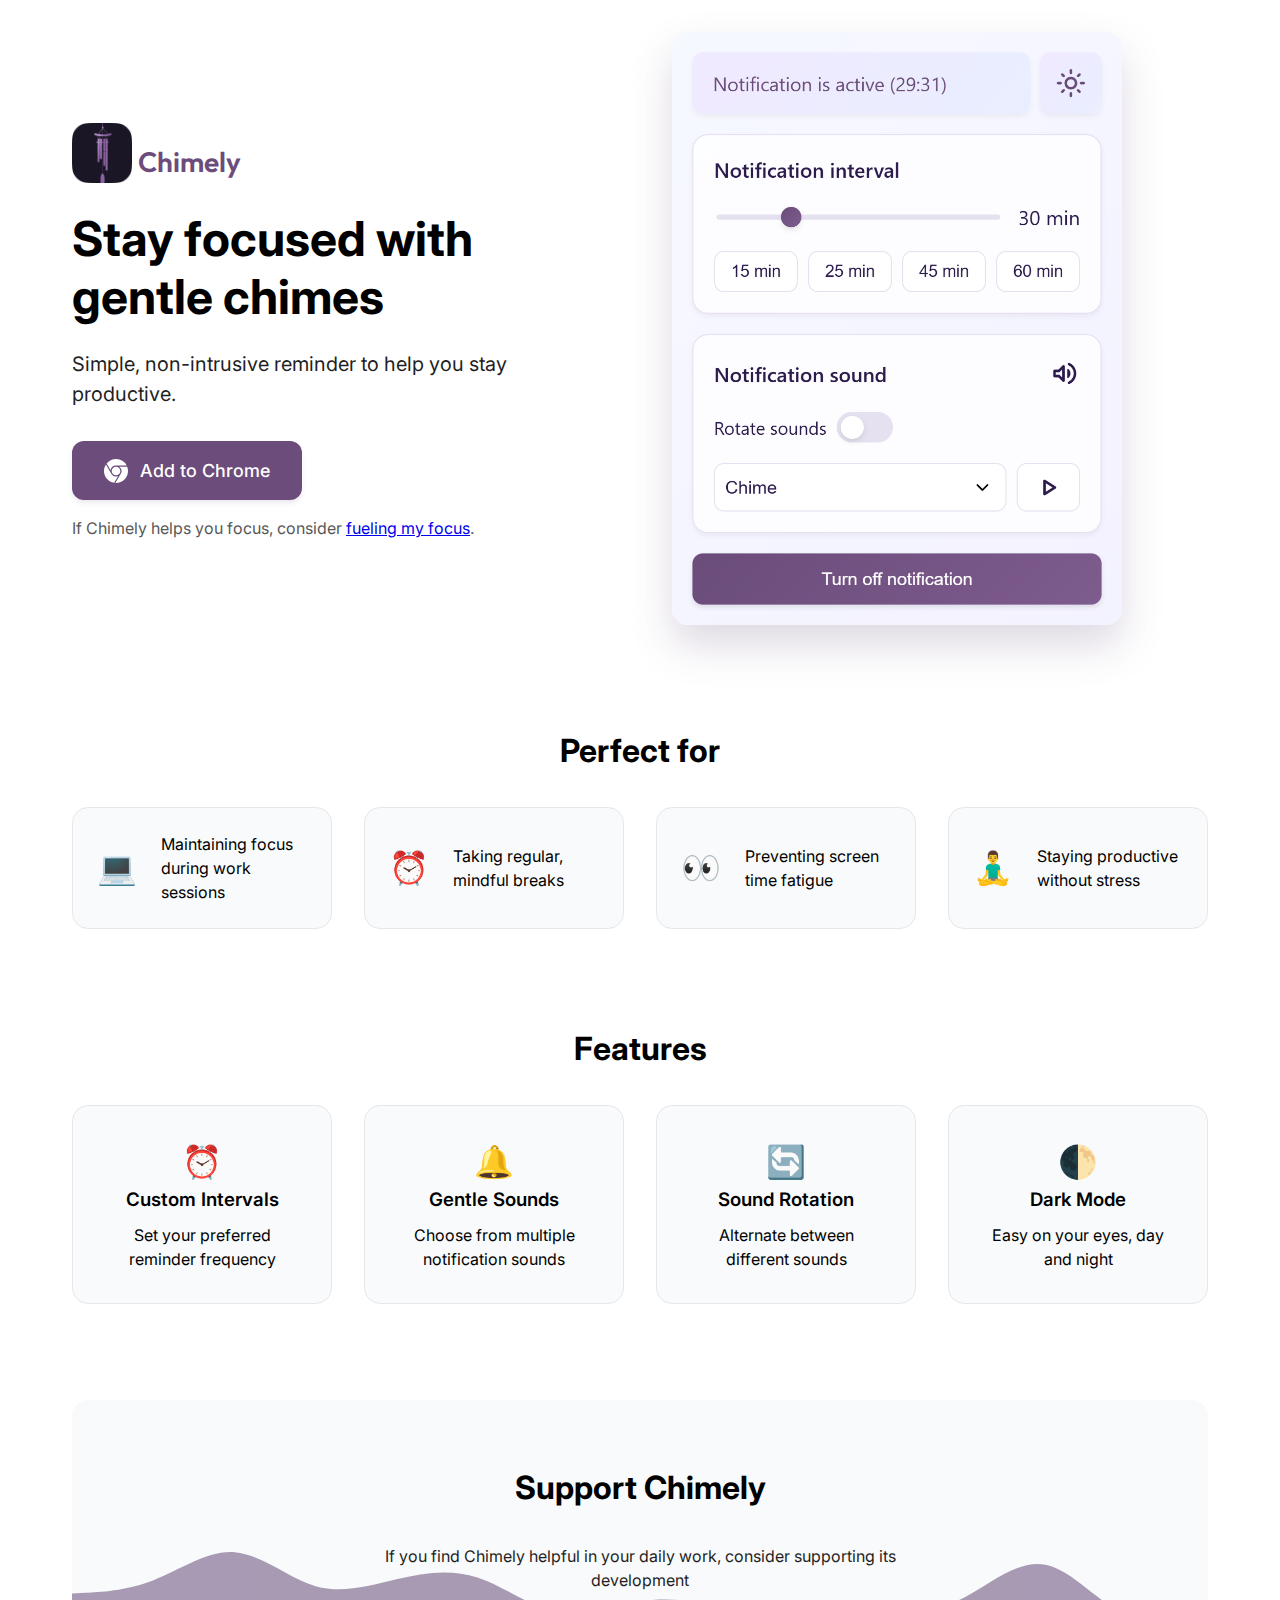
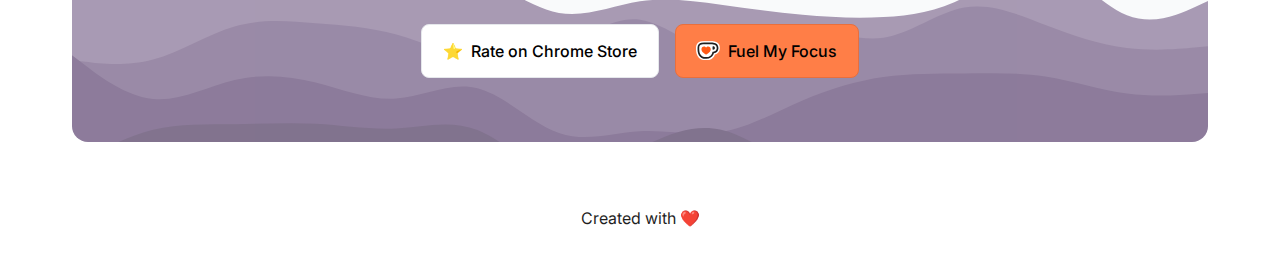
<file: index.html>
<!DOCTYPE html>
<html lang="en">

<head>
    <meta charset="UTF-8">
    <meta name="viewport" content="width=device-width, initial-scale=1.0">
    <title>Chimely - Gentle Sound Reminders</title>
    <link rel="stylesheet" href="styles.css">
    <link rel="stylesheet" href="https://fonts.googleapis.com/css2?family=Inter:wght@400;500;600;700&display=swap">
    <link rel="icon" type="image/x-icon" href="favicon.png">
    <meta name="google-site-verification" content="sG9VqzfMIT9qE8mh2nAHOD2Sdy85f_SpcnP1L2Yspmc" />
</head>

<body>
    <main>
        <section class="hero">
            <div class="hero-content">
                <div class="logo">
                    <img src="logo.png" alt="Chimely logo" width="60px">
                    <span>Chimely</span>
                </div>


                <h1>Stay focused with gentle chimes</h1>
                <p class="subtitle">Simple, non-intrusive reminder to help you stay productive.</p>
                <div> <a href="https://chromewebstore.google.com/detail/chimely-focus-sound-remin/bacaaamplpngdifkpmcammombmdglkdl"
                        target="_blank" class="cta-button">
                        <svg class="chrome-logo" viewBox="0 0 24 24" width="24" height="24">
                            <path
                                d="M12 0C8.21 0 4.831 1.757 2.632 4.501l3.953 6.848A5.454 5.454 0 0 1 12 6.545h10.691A12 12 0 0 0 12 0zM1.931 5.47A11.943 11.943 0 0 0 0 12c0 6.012 4.42 10.991 10.189 11.864l3.953-6.847a5.45 5.45 0 0 1-6.865-2.29zm13.342 2.166a5.446 5.446 0 0 1 1.45 7.09l.002.001h-.002l-5.344 9.257c.206.01.413.016.621.016 6.627 0 12-5.373 12-12 0-1.54-.29-3.011-.818-4.364zM12 16.364a4.364 4.364 0 1 1 0-8.728 4.364 4.364 0 0 1 0 8.728z"
                                fill="currentColor" />
                        </svg>
                        Add to Chrome
                    </a>
                    <span style="display: block;color: #585858;margin-top: 16px;">If Chimely helps you focus, consider
                        <a href="https://ko-fi.com/chimely" target="_blank">fueling my focus</a>.
                    </span>

                </div>
            </div>
            <div class="hero-image">
                <img src="hero.png" alt="Chimely extension interface">
            </div>
        </section>

        <section class="benefits">
            <h2>Perfect for</h2>
            <div class="benefits-list">
                <div class="benefit-item">
                    <span class="emoji">💻</span>
                    <p>Maintaining focus during work sessions</p>
                </div>
                <div class="benefit-item">
                    <span class="emoji">⏰</span>
                    <p>Taking regular, mindful breaks</p>
                </div>
                <div class="benefit-item">
                    <span class="emoji">👀</span>
                    <p>Preventing screen time fatigue</p>
                </div>
                <div class="benefit-item">
                    <span class="emoji">🧘‍♂️</span>
                    <p>Staying productive without stress</p>
                </div>
            </div>
        </section>

        <section class="features">
            <h2>Features</h2>
            <div class="features-grid">
                <div class="feature-card">
                    <span class="emoji">⏰</span>
                    <h3>Custom Intervals</h3>
                    <p>Set your preferred reminder frequency</p>
                </div>
                <div class="feature-card">
                    <span class="emoji">🔔</span>
                    <h3>Gentle Sounds</h3>
                    <p>Choose from multiple notification sounds</p>
                </div>
                <div class="feature-card">
                    <span class="emoji">🔄</span>
                    <h3>Sound Rotation</h3>
                    <p>Alternate between different sounds</p>
                </div>
                <div class="feature-card">
                    <span class="emoji">🌓</span>
                    <h3>Dark Mode</h3>
                    <p>Easy on your eyes, day and night</p>
                </div>
            </div>
        </section>

        <section class="support">
            <div class="support-content">
                <h2>Support Chimely</h2>
                <p>If you find Chimely helpful in your daily work, consider supporting its development</p>
                <div class="support-buttons">
                    <a href="https://chromewebstore.google.com/detail/chimely-focus-sound-remin/bacaaamplpngdifkpmcammombmdglkdl"
                        target="_blank" class="support-button">
                        <span>⭐</span>
                        Rate on Chrome Store
                    </a>
                    <a href="https://ko-fi.com/chimely" target="_blank" class="support-button primary">
                        <svg width="24" viewBox="0 0 241 194" fill="none" xmlns="http://www.w3.org/2000/svg">
                            <mask id="mask0_1_219" style="mask-type:luminance" maskUnits="userSpaceOnUse" x="-1" y="0"
                                width="242" height="194">
                                <path d="M240.469 0.958984H-0.00585938V193.918H240.469V0.958984Z" fill="white" />
                            </mask>
                            <g mask="url(#mask0_1_219)">
                                <path
                                    d="M96.1344 193.911C61.1312 193.911 32.6597 178.256 15.9721 149.829C1.19788 124.912 -0.00585938 97.9229 -0.00585938 67.7662C-0.00585938 49.8876 5.37293 34.3215 15.5413 22.7466C24.8861 12.1157 38.1271 5.22907 52.8317 3.35378C70.2858 1.14271 91.9848 0.958984 114.545 0.958984C151.259 0.958984 161.63 1.4088 176.075 2.85328C195.29 4.76026 211.458 11.932 222.824 23.5955C234.368 35.4428 240.469 51.2624 240.469 69.3627V72.9994C240.469 103.885 219.821 129.733 191.046 136.759C188.898 141.827 186.237 146.871 183.089 151.837L183.006 151.964C172.869 167.632 149.042 193.918 103.401 193.918H96.1281L96.1344 193.911Z"
                                    fill="white" />
                                <path
                                    d="M174.568 17.9772C160.927 16.6151 151.38 16.1589 114.552 16.1589C90.908 16.1589 70.9008 16.387 54.7644 18.4334C33.3949 21.164 15.2058 37.5285 15.2058 67.7674C15.2058 98.0066 16.796 121.422 29.0741 142.107C42.9425 165.751 66.1302 178.707 96.1412 178.707H103.414C140.242 178.707 160.25 159.156 170.253 143.698C174.574 136.874 177.754 130.058 179.801 123.234C205.947 120.96 225.27 99.3624 225.27 72.9941V69.3577C225.27 40.9432 206.631 21.164 174.574 17.9772H174.568Z"
                                    fill="white" />
                                <path
                                    d="M15.1975 67.7674C15.1975 37.5285 33.3866 21.164 54.7559 18.4334C70.8987 16.387 90.906 16.1589 114.544 16.1589C151.372 16.1589 160.919 16.6151 174.559 17.9772C206.617 21.1576 225.255 40.937 225.255 69.3577V72.9941C225.255 99.3687 205.932 120.966 179.786 123.234C177.74 130.058 174.559 136.874 170.238 143.698C160.235 159.156 140.228 178.707 103.4 178.707H96.1264C66.1155 178.707 42.9277 165.751 29.0595 142.107C16.7814 121.422 15.1912 98.4563 15.1912 67.7674"
                                    fill="#202020" />
                                <path
                                    d="M32.2469 67.9899C32.2469 97.3168 34.0654 116.184 43.6127 133.689C54.5225 153.924 74.3018 161.653 96.8117 161.653H103.857C133.411 161.653 147.736 147.329 155.693 134.829C159.558 128.462 162.966 121.417 164.784 112.547L166.147 106.864H174.332C192.521 106.864 208.208 92.09 208.208 73.2166V69.8082C208.208 48.6669 195.024 37.5228 172.058 34.7987C159.102 33.6646 151.372 33.2084 114.538 33.2084C89.7602 33.2084 72.0272 33.4364 58.6152 35.4828C39.7483 38.2134 32.2407 48.8951 32.2407 67.9899"
                                    fill="white" />
                                <path
                                    d="M166.158 83.6801C166.158 86.4107 168.204 88.4572 171.841 88.4572C183.435 88.4572 189.802 81.8619 189.802 70.9523C189.802 60.0427 183.435 53.2195 171.841 53.2195C168.204 53.2195 166.158 55.2657 166.158 57.9963V83.6866V83.6801Z"
                                    fill="#202020" />
                                <path
                                    d="M54.5321 82.3198C54.5321 95.732 62.0332 107.326 71.5807 116.424C77.9478 122.562 87.9515 128.93 94.7685 133.022C96.8147 134.157 98.8611 134.841 101.136 134.841C103.866 134.841 106.134 134.157 107.959 133.022C114.782 128.93 124.779 122.562 130.919 116.424C140.694 107.332 148.195 95.7383 148.195 82.3198C148.195 67.7673 137.286 54.8115 121.599 54.8115C112.28 54.8115 105.912 59.5882 101.136 66.1772C96.8147 59.582 90.2259 54.8115 80.9001 54.8115C64.9855 54.8115 54.5256 67.7673 54.5256 82.3198"
                                    fill="#FF5A16" />
                            </g>
                        </svg>
                        <span>Fuel My Focus</span>
                    </a>
                </div>
            </div>
        </section>
    </main>


    <footer>
        <p>Created with ❤️</p>
    </footer>

    <script async src="https://scripts.simpleanalyticscdn.com/latest.js"></script>
</body>

</html>
</file>
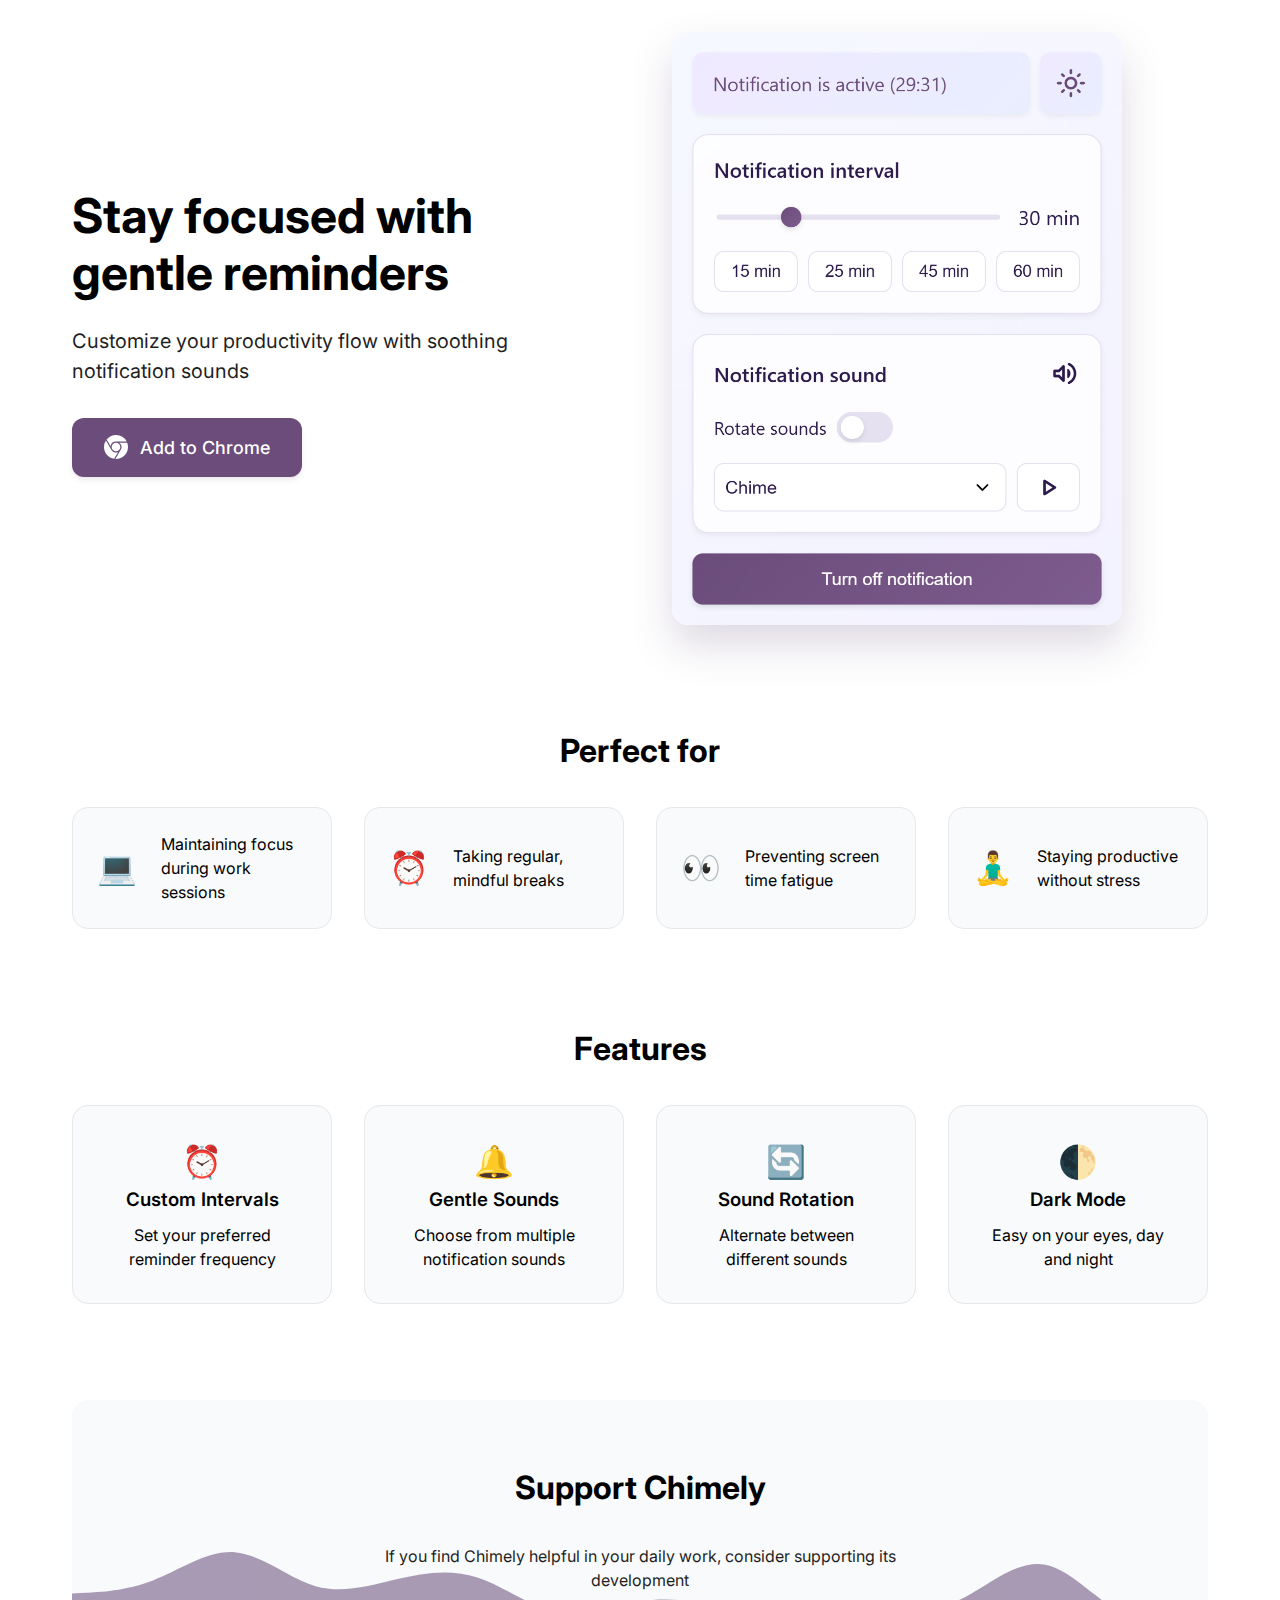
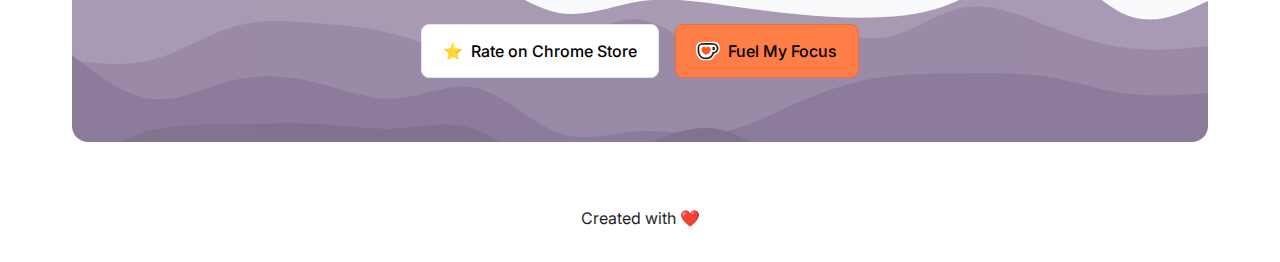
<file: Chimely Website/index.html>
<!DOCTYPE html>
<html lang="en">
<head>
    <meta charset="UTF-8">
    <meta name="viewport" content="width=device-width, initial-scale=1.0">
    <title>Chimely - Gentle Sound Reminders</title>
    <link rel="stylesheet" href="styles.css">
    <link rel="stylesheet" href="https://fonts.googleapis.com/css2?family=Inter:wght@400;500;600;700&display=swap">
</head>
<body>
    <main>
        <section class="hero">
            <div class="hero-content">
                <h1>Stay focused with gentle reminders</h1>
                <p class="subtitle">Customize your productivity flow with soothing notification sounds</p>
                <a href="#" class="cta-button">
                    <svg class="chrome-logo" viewBox="0 0 24 24" width="24" height="24">
                        <path d="M12 0C8.21 0 4.831 1.757 2.632 4.501l3.953 6.848A5.454 5.454 0 0 1 12 6.545h10.691A12 12 0 0 0 12 0zM1.931 5.47A11.943 11.943 0 0 0 0 12c0 6.012 4.42 10.991 10.189 11.864l3.953-6.847a5.45 5.45 0 0 1-6.865-2.29zm13.342 2.166a5.446 5.446 0 0 1 1.45 7.09l.002.001h-.002l-5.344 9.257c.206.01.413.016.621.016 6.627 0 12-5.373 12-12 0-1.54-.29-3.011-.818-4.364zM12 16.364a4.364 4.364 0 1 1 0-8.728 4.364 4.364 0 0 1 0 8.728z" fill="currentColor"/>
                    </svg>
                    Add to Chrome
                </a>
            </div>
            <div class="hero-image">
                <img src="hero.png" alt="Chimely extension interface">
            </div>
        </section>

        <section class="benefits">
            <h2>Perfect for</h2>
            <div class="benefits-list">
                <div class="benefit-item">
                    <span class="emoji">💻</span>
                    <p>Maintaining focus during work sessions</p>
                </div>
                <div class="benefit-item">
                    <span class="emoji">⏰</span>
                    <p>Taking regular, mindful breaks</p>
                </div>
                <div class="benefit-item">
                    <span class="emoji">👀</span>
                    <p>Preventing screen time fatigue</p>
                </div>
                <div class="benefit-item">
                    <span class="emoji">🧘‍♂️</span>
                    <p>Staying productive without stress</p>
                </div>
            </div>
        </section>

        <section class="features">
            <h2>Features</h2>
            <div class="features-grid">
                <div class="feature-card">
                    <span class="emoji">⏰</span>
                    <h3>Custom Intervals</h3>
                    <p>Set your preferred reminder frequency</p>
                </div>
                <div class="feature-card">
                    <span class="emoji">🔔</span>
                    <h3>Gentle Sounds</h3>
                    <p>Choose from multiple notification sounds</p>
                </div>
                <div class="feature-card">
                    <span class="emoji">🔄</span>
                    <h3>Sound Rotation</h3>
                    <p>Alternate between different sounds</p>
                </div>
                <div class="feature-card">
                    <span class="emoji">🌓</span>
                    <h3>Dark Mode</h3>
                    <p>Easy on your eyes, day and night</p>
                </div>
            </div>
        </section>

        <section class="support">
            <div class="support-content">
                <h2>Support Chimely</h2>
                <p>If you find Chimely helpful in your daily work, consider supporting its development</p>
                <div class="support-buttons">
                    <a href="#" class="support-button">
                        <span>⭐</span>
                        Rate on Chrome Store
                    </a>
                    <a href="https://ko-fi.com/chimely" class="support-button primary">
                        <svg width="24" height="auto" viewBox="0 0 241 194" fill="none" xmlns="http://www.w3.org/2000/svg">
                            <mask id="mask0_1_219" style="mask-type:luminance" maskUnits="userSpaceOnUse" x="-1" y="0" width="242" height="194">
                            <path d="M240.469 0.958984H-0.00585938V193.918H240.469V0.958984Z" fill="white"/>
                            </mask>
                            <g mask="url(#mask0_1_219)">
                            <path d="M96.1344 193.911C61.1312 193.911 32.6597 178.256 15.9721 149.829C1.19788 124.912 -0.00585938 97.9229 -0.00585938 67.7662C-0.00585938 49.8876 5.37293 34.3215 15.5413 22.7466C24.8861 12.1157 38.1271 5.22907 52.8317 3.35378C70.2858 1.14271 91.9848 0.958984 114.545 0.958984C151.259 0.958984 161.63 1.4088 176.075 2.85328C195.29 4.76026 211.458 11.932 222.824 23.5955C234.368 35.4428 240.469 51.2624 240.469 69.3627V72.9994C240.469 103.885 219.821 129.733 191.046 136.759C188.898 141.827 186.237 146.871 183.089 151.837L183.006 151.964C172.869 167.632 149.042 193.918 103.401 193.918H96.1281L96.1344 193.911Z" fill="white"/>
                            <path d="M174.568 17.9772C160.927 16.6151 151.38 16.1589 114.552 16.1589C90.908 16.1589 70.9008 16.387 54.7644 18.4334C33.3949 21.164 15.2058 37.5285 15.2058 67.7674C15.2058 98.0066 16.796 121.422 29.0741 142.107C42.9425 165.751 66.1302 178.707 96.1412 178.707H103.414C140.242 178.707 160.25 159.156 170.253 143.698C174.574 136.874 177.754 130.058 179.801 123.234C205.947 120.96 225.27 99.3624 225.27 72.9941V69.3577C225.27 40.9432 206.631 21.164 174.574 17.9772H174.568Z" fill="white"/>
                            <path d="M15.1975 67.7674C15.1975 37.5285 33.3866 21.164 54.7559 18.4334C70.8987 16.387 90.906 16.1589 114.544 16.1589C151.372 16.1589 160.919 16.6151 174.559 17.9772C206.617 21.1576 225.255 40.937 225.255 69.3577V72.9941C225.255 99.3687 205.932 120.966 179.786 123.234C177.74 130.058 174.559 136.874 170.238 143.698C160.235 159.156 140.228 178.707 103.4 178.707H96.1264C66.1155 178.707 42.9277 165.751 29.0595 142.107C16.7814 121.422 15.1912 98.4563 15.1912 67.7674" fill="#202020"/>
                            <path d="M32.2469 67.9899C32.2469 97.3168 34.0654 116.184 43.6127 133.689C54.5225 153.924 74.3018 161.653 96.8117 161.653H103.857C133.411 161.653 147.736 147.329 155.693 134.829C159.558 128.462 162.966 121.417 164.784 112.547L166.147 106.864H174.332C192.521 106.864 208.208 92.09 208.208 73.2166V69.8082C208.208 48.6669 195.024 37.5228 172.058 34.7987C159.102 33.6646 151.372 33.2084 114.538 33.2084C89.7602 33.2084 72.0272 33.4364 58.6152 35.4828C39.7483 38.2134 32.2407 48.8951 32.2407 67.9899" fill="white"/>
                            <path d="M166.158 83.6801C166.158 86.4107 168.204 88.4572 171.841 88.4572C183.435 88.4572 189.802 81.8619 189.802 70.9523C189.802 60.0427 183.435 53.2195 171.841 53.2195C168.204 53.2195 166.158 55.2657 166.158 57.9963V83.6866V83.6801Z" fill="#202020"/>
                            <path d="M54.5321 82.3198C54.5321 95.732 62.0332 107.326 71.5807 116.424C77.9478 122.562 87.9515 128.93 94.7685 133.022C96.8147 134.157 98.8611 134.841 101.136 134.841C103.866 134.841 106.134 134.157 107.959 133.022C114.782 128.93 124.779 122.562 130.919 116.424C140.694 107.332 148.195 95.7383 148.195 82.3198C148.195 67.7673 137.286 54.8115 121.599 54.8115C112.28 54.8115 105.912 59.5882 101.136 66.1772C96.8147 59.582 90.2259 54.8115 80.9001 54.8115C64.9855 54.8115 54.5256 67.7673 54.5256 82.3198" fill="#FF5A16"/>
                            </g>
                            </svg>  
                            <span>Fuel My Focus</span>
                    </a>
                </div>
            </div>
        </section>
    </main>

    
    <footer>
        <p>Created with ❤️</p>
    </footer>
</body>
</html>
</file>
<file: styles.css>
@import url('https://fonts.googleapis.com/css2?family=Outfit:wght@100..900&display=swap');

:root {
    --primary-color: #6B4C7A;
        --primary-hover: #5A3F66;
        --background-color: #FFFFFF;
        --text-color: #000000;  /* Změněno na čistě černou */
        --text-secondary: #1F1F1F;  /* Tmavší šedá pro sekundární text */
        --card-background: #F9FAFB;
        --border-color: #E5E7EB;
        --cta-color: #FF7E47;  /* Přidána oranžová pro CTA */
        --cta-hover: #E86F3D;
}

* {
    margin: 0;
    padding: 0;
    box-sizing: border-box;
}


.logo {
    margin-bottom: 1rem;
}

.logo span {
    font-family: 'Outfit', sans-serif;
    font-weight: 600;
    font-size: 1.75rem;
    color: var(--primary-color);
    position: relative;
    bottom: 11px;
    left: 2px;
}

body {
    font-family: 'Inter', sans-serif;
    background-color: var(--background-color);
    color: var(--text-color);
    line-height: 1.5;
}

main {
    max-width: 1200px;
    margin: 0 auto;
    padding: 2rem;
    display: flex;
    flex-direction: column;
    gap: 6rem;
}

.hero {
    display: grid;
    grid-template-columns: 1fr 1fr;
    gap: 4rem;
    align-items: center;
}

.hero-content {
    max-width: 500px;
}

h1 {
    font-size: 3rem;
    font-weight: 700;
    margin-bottom: 1.5rem;
    line-height: 1.2;
    color: var(--text-color);
}

.subtitle {
    font-size: 1.25rem;
    color: var(--text-secondary);
    margin-bottom: 2rem;
}

.cta-button {
    display: inline-flex;
    align-items: center;
    gap: 0.75rem;
    padding: 1rem 2rem;
    background-color: var(--primary-color);
    color: white;
    text-decoration: none;
    border-radius: 0.75rem;
    font-weight: 500;
    transition: all 0.2s ease;
    font-size: 1.125rem;
    box-shadow: 0 4px 6px -1px rgba(104, 81, 123, 0.1), 0 2px 4px -1px rgba(104, 81, 123, 0.06);
}

.chrome-logo {
    width: 24px;
    height: 24px;
}

.cta-button:hover {
    transform: translateY(-2px);
    background-color: var(--primary-hover);
    box-shadow: 0 10px 15px -3px rgba(104, 81, 123, 0.1), 0 4px 6px -2px rgba(104, 81, 123, 0.05);
}

.hero-image img {
    width: 84%;
    border-radius: 1rem;
    box-shadow: 0 20px 40px rgba(104, 81, 123, 0.22);
}

.hero-image {
    animation: float 6s cubic-bezier(0.4, 0, 0.2, 1) infinite;
    -webkit-backface-visibility: hidden;
    backface-visibility: hidden;
    -webkit-transform-style: preserve-3d;
    transform-style: preserve-3d;
    will-change: transform;
    animation: float 6s ease-in-out infinite;
}

@keyframes float {
    0% {
        transform: translate3d(0, 0, 0);
    }
    50% {
        transform: translate3d(0, -8px, 0);
    }
    100% {
        transform: translate3d(0, 0, 0);
    }
}


h2 {
    text-align: center;
    font-size: 2rem;
    margin-bottom: 2rem;
    color: var(--text-color);
}

.benefits-list {
    display: grid;
    grid-template-columns: repeat(auto-fit, minmax(250px, 1fr));
    gap: 2rem;
}

.benefit-item {
    display: flex;
    align-items: center;
    gap: 1.5rem;
    padding: 1.5rem;
    background-color: var(--card-background);
    border-radius: 1rem;
    border: 1px solid var(--border-color);
}

.emoji {
    font-size: 2rem;
}

.features-grid {
    display: grid;
    grid-template-columns: repeat(auto-fit, minmax(250px, 1fr));
    gap: 2rem;
}

.feature-card {
    background-color: var(--card-background);
    padding: 2rem;
    border-radius: 1rem;
    text-align: center;
    border: 1px solid var(--border-color);
}

.icon-wrapper {
    background-color: rgba(104, 81, 123, 0.1);
    width: 64px;
    height: 64px;
    border-radius: 16px;
    display: flex;
    align-items: center;
    justify-content: center;
    margin: 0 auto 1.5rem;
}

.feather {
    width: 24px;
    height: 24px;
    stroke: var(--primary-color);
    stroke-width: 2;
}

.feature-card .feather {
    width: 32px;
    height: 32px;
}

h3 {
    margin-bottom: 0.5rem;
    font-weight: 600;
    color: var(--text-color);
}

.support {
    position: relative;
    text-align: center;
    padding: 4rem;
    background-color: var(--card-background);
    border-radius: 1rem;
    overflow: hidden;
}

.support::before {
    content: '';
    position: absolute;
    bottom: 0;
    left: 0;
    right: 0;
    height: 100%;
    background-image: url('waves.svg');
    background-position: bottom -139px center;
    background-repeat: no-repeat;
    background-size: cover;
    opacity: .75;
    z-index: 0;
}

.support-content {
    position: relative;
    z-index: 1;
}

.support p {
    max-width: 600px;
    margin: 0 auto 2rem;
    color: var(--text-secondary);
}

.support-buttons {
    display: flex;
    gap: 1rem;
    justify-content: center;
    flex-wrap: wrap;
}

.support-button {
    display: flex;
    align-items: center;
    gap: 0.5rem;
    padding: .9rem 1.3rem;
    background-color: white;
    color: var(--text-color);
    text-decoration: none;
    border-radius: 0.5rem;
    font-weight: 500;
    transition: all 0.2s ease;
    border: 1px solid var(--border-color);
}

.support-button.primary {
    background-color: var(--cta-color);
    color: var(--text-color);
    border: 1px solid #E86F3D;
    transition: all 0.2s ease;
}

.support-button.primary:hover {
    background-color: var(--cta-hover);
    transform: translateY(-2px);
}


.support-button:hover {
    transform: translateY(-2px);
}



footer {
    text-align: center;
    padding: 2rem;
    color: var(--text-secondary);
    display: flex;
    align-items: center;
    justify-content: center;
    gap: 0.5rem;
}

footer .feather-heart {
    stroke: #EF4444;
    fill: #EF4444;
    width: 18px;
    height: 18px;
}

@media (max-width: 768px) {
    .hero {
        grid-template-columns: 1fr;
        text-align: center;
    }

    .hero-content {
        margin: 0 auto;
    }

    h1 {
        font-size: 2rem;
    }

    .benefits-list,
    .features-grid {
        grid-template-columns: 1fr;
    }

    .support-buttons {
        flex-direction: column;
    }

    .cta-button {
        justify-content: center;
    }
}
</file>
<file: Chimely Website/styles.css>
:root {
    --primary-color: #6B4C7A;
        --primary-hover: #5A3F66;
        --background-color: #FFFFFF;
        --text-color: #000000;  /* Změněno na čistě černou */
        --text-secondary: #1F1F1F;  /* Tmavší šedá pro sekundární text */
        --card-background: #F9FAFB;
        --border-color: #E5E7EB;
        --cta-color: #FF7E47;  /* Přidána oranžová pro CTA */
        --cta-hover: #E86F3D;
}

* {
    margin: 0;
    padding: 0;
    box-sizing: border-box;
}

body {
    font-family: 'Inter', sans-serif;
    background-color: var(--background-color);
    color: var(--text-color);
    line-height: 1.5;
}

main {
    max-width: 1200px;
    margin: 0 auto;
    padding: 2rem;
    display: flex;
    flex-direction: column;
    gap: 6rem;
}

.hero {
    display: grid;
    grid-template-columns: 1fr 1fr;
    gap: 4rem;
    align-items: center;
}

.hero-content {
    max-width: 500px;
}

h1 {
    font-size: 3rem;
    font-weight: 700;
    margin-bottom: 1.5rem;
    line-height: 1.2;
    color: var(--text-color);
}

.subtitle {
    font-size: 1.25rem;
    color: var(--text-secondary);
    margin-bottom: 2rem;
}

.cta-button {
    display: inline-flex;
    align-items: center;
    gap: 0.75rem;
    padding: 1rem 2rem;
    background-color: var(--primary-color);
    color: white;
    text-decoration: none;
    border-radius: 0.75rem;
    font-weight: 500;
    transition: all 0.2s ease;
    font-size: 1.125rem;
    box-shadow: 0 4px 6px -1px rgba(104, 81, 123, 0.1), 0 2px 4px -1px rgba(104, 81, 123, 0.06);
}

.chrome-logo {
    width: 24px;
    height: 24px;
}

.cta-button:hover {
    transform: translateY(-2px);
    background-color: var(--primary-hover);
    box-shadow: 0 10px 15px -3px rgba(104, 81, 123, 0.1), 0 4px 6px -2px rgba(104, 81, 123, 0.05);
}

.hero-image img {
    width: 84%;
    border-radius: 1rem;
    box-shadow: 0 20px 40px rgba(104, 81, 123, 0.22);
}

.hero-image {
    animation: float 6s cubic-bezier(0.4, 0, 0.2, 1) infinite;
    -webkit-backface-visibility: hidden;
    backface-visibility: hidden;
    -webkit-transform-style: preserve-3d;
    transform-style: preserve-3d;
    will-change: transform;
    animation: float 6s ease-in-out infinite;
}

@keyframes float {
    0% {
        transform: translate3d(0, 0, 0);
    }
    50% {
        transform: translate3d(0, -8px, 0);
    }
    100% {
        transform: translate3d(0, 0, 0);
    }
}


h2 {
    text-align: center;
    font-size: 2rem;
    margin-bottom: 2rem;
    color: var(--text-color);
}

.benefits-list {
    display: grid;
    grid-template-columns: repeat(auto-fit, minmax(250px, 1fr));
    gap: 2rem;
}

.benefit-item {
    display: flex;
    align-items: center;
    gap: 1.5rem;
    padding: 1.5rem;
    background-color: var(--card-background);
    border-radius: 1rem;
    border: 1px solid var(--border-color);
}

.emoji {
    font-size: 2rem;
}

.features-grid {
    display: grid;
    grid-template-columns: repeat(auto-fit, minmax(250px, 1fr));
    gap: 2rem;
}

.feature-card {
    background-color: var(--card-background);
    padding: 2rem;
    border-radius: 1rem;
    text-align: center;
    border: 1px solid var(--border-color);
}

.icon-wrapper {
    background-color: rgba(104, 81, 123, 0.1);
    width: 64px;
    height: 64px;
    border-radius: 16px;
    display: flex;
    align-items: center;
    justify-content: center;
    margin: 0 auto 1.5rem;
}

.feather {
    width: 24px;
    height: 24px;
    stroke: var(--primary-color);
    stroke-width: 2;
}

.feature-card .feather {
    width: 32px;
    height: 32px;
}

h3 {
    margin-bottom: 0.5rem;
    font-weight: 600;
    color: var(--text-color);
}

.support {
    position: relative;
    text-align: center;
    padding: 4rem;
    background-color: var(--card-background);
    border-radius: 1rem;
    overflow: hidden;
}

.support::before {
    content: '';
    position: absolute;
    bottom: 0;
    left: 0;
    right: 0;
    height: 100%;
    background-image: url('waves.svg');
    background-position: bottom -139px center;
    background-repeat: no-repeat;
    background-size: cover;
    opacity: .75;
    z-index: 0;
}

.support-content {
    position: relative;
    z-index: 1;
}

.support p {
    max-width: 600px;
    margin: 0 auto 2rem;
    color: var(--text-secondary);
}

.support-buttons {
    display: flex;
    gap: 1rem;
    justify-content: center;
    flex-wrap: wrap;
}

.support-button {
    display: flex;
    align-items: center;
    gap: 0.5rem;
    padding: .9rem 1.3rem;
    background-color: white;
    color: var(--text-color);
    text-decoration: none;
    border-radius: 0.5rem;
    font-weight: 500;
    transition: all 0.2s ease;
    border: 1px solid var(--border-color);
}

.support-button.primary {
    background-color: var(--cta-color);
    color: var(--text-color);
    border: 1px solid #E86F3D;
    transition: all 0.2s ease;
}

.support-button.primary:hover {
    background-color: var(--cta-hover);
    transform: translateY(-2px);
}


.support-button:hover {
    transform: translateY(-2px);
}



footer {
    text-align: center;
    padding: 2rem;
    color: var(--text-secondary);
    display: flex;
    align-items: center;
    justify-content: center;
    gap: 0.5rem;
}

footer .feather-heart {
    stroke: #EF4444;
    fill: #EF4444;
    width: 18px;
    height: 18px;
}

@media (max-width: 768px) {
    .hero {
        grid-template-columns: 1fr;
        text-align: center;
    }

    .hero-content {
        margin: 0 auto;
    }

    h1 {
        font-size: 2rem;
    }

    .benefits-list,
    .features-grid {
        grid-template-columns: 1fr;
    }

    .support-buttons {
        flex-direction: column;
    }

    .cta-button {
        justify-content: center;
    }
}
</file>
